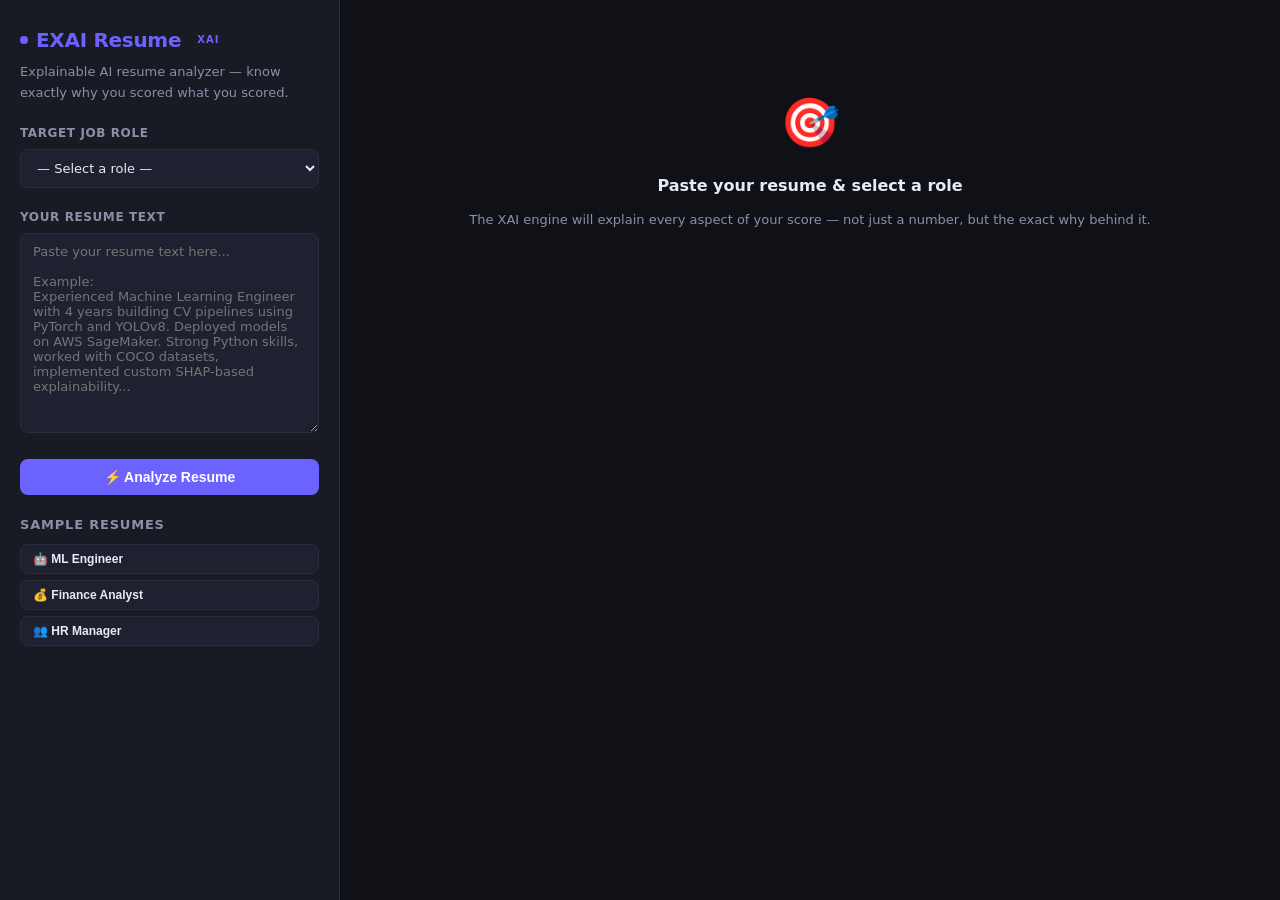
<file: ui/index.html>
<!DOCTYPE html>
<html lang="en">
<head>
<meta charset="UTF-8">
<meta name="viewport" content="width=device-width, initial-scale=1.0">
<title>EXAI Resume Analyzer</title>
<style>
  :root {
    --bg: #0f1117;
    --bg2: #181b23;
    --bg3: #1e2130;
    --card: #1a1d2e;
    --border: #2a2d3e;
    --text: #e8eaf6;
    --muted: #8b8fa8;
    --accent: #6c63ff;
    --accent2: #00d4aa;
    --danger: #ff4d6d;
    --warn: #ffb347;
    --success: #00d4aa;
    --info: #4fc3f7;
    --radius: 12px;
    --radius-sm: 8px;
  }
  * { box-sizing: border-box; margin: 0; padding: 0; }
  body { background: var(--bg); color: var(--text); font-family: 'Segoe UI', system-ui, sans-serif; font-size: 14px; line-height: 1.6; }

  /* Layout */
  .app { display: grid; grid-template-columns: 340px 1fr; min-height: 100vh; }
  .sidebar { background: var(--bg2); border-right: 1px solid var(--border); padding: 24px 20px; display: flex; flex-direction: column; gap: 20px; position: sticky; top: 0; height: 100vh; overflow-y: auto; }
  .main { padding: 24px; overflow-y: auto; }

  /* Typography */
  h1 { font-size: 20px; font-weight: 700; color: var(--accent); letter-spacing: -0.3px; }
  h2 { font-size: 16px; font-weight: 600; margin-bottom: 12px; }
  h3 { font-size: 13px; font-weight: 600; color: var(--muted); text-transform: uppercase; letter-spacing: 0.8px; margin-bottom: 8px; }
  p { color: var(--muted); font-size: 13px; }

  /* Cards */
  .card { background: var(--card); border: 1px solid var(--border); border-radius: var(--radius); padding: 20px; }
  .card + .card, .card + .grid, .grid + .card { margin-top: 16px; }

  /* Grid */
  .grid { display: grid; gap: 16px; }
  .grid-2 { grid-template-columns: 1fr 1fr; }
  .grid-3 { grid-template-columns: 1fr 1fr 1fr; }
  .grid-4 { grid-template-columns: repeat(4, 1fr); }

  /* Form Elements */
  textarea, select, input[type=text] {
    width: 100%; background: var(--bg3); border: 1px solid var(--border);
    border-radius: var(--radius-sm); color: var(--text); padding: 10px 12px;
    font-size: 13px; font-family: inherit; resize: vertical;
    transition: border-color 0.2s;
  }
  textarea:focus, select:focus { outline: none; border-color: var(--accent); }
  textarea { min-height: 200px; }
  select { cursor: pointer; }
  label { font-size: 12px; font-weight: 600; color: var(--muted); text-transform: uppercase; letter-spacing: 0.6px; display: block; margin-bottom: 6px; }

  /* Buttons */
  .btn {
    display: inline-flex; align-items: center; justify-content: center; gap: 8px;
    padding: 10px 20px; border-radius: var(--radius-sm); font-size: 14px;
    font-weight: 600; cursor: pointer; border: none; transition: all 0.15s;
  }
  .btn-primary { background: var(--accent); color: #fff; width: 100%; }
  .btn-primary:hover { background: #5a52e0; transform: translateY(-1px); }
  .btn-primary:active { transform: translateY(0); }
  .btn-primary:disabled { opacity: 0.5; cursor: not-allowed; transform: none; }

  /* Score Ring */
  .score-ring-wrap { display: flex; flex-direction: column; align-items: center; gap: 8px; }
  .score-ring { position: relative; width: 140px; height: 140px; }
  .score-ring svg { transform: rotate(-90deg); }
  .score-ring .score-val {
    position: absolute; top: 50%; left: 50%; transform: translate(-50%, -50%);
    text-align: center;
  }
  .score-val .num { font-size: 32px; font-weight: 800; }
  .score-val .pct { font-size: 13px; color: var(--muted); }

  /* Progress bars */
  .progress-bar { background: var(--bg3); border-radius: 99px; height: 8px; overflow: hidden; }
  .progress-fill { height: 100%; border-radius: 99px; transition: width 0.8s cubic-bezier(0.4,0,0.2,1); }

  /* Skill badges */
  .badge {
    display: inline-flex; align-items: center; gap: 4px; padding: 3px 10px;
    border-radius: 99px; font-size: 11px; font-weight: 600;
  }
  .badge-strong { background: #00d4aa22; color: var(--success); border: 1px solid #00d4aa44; }
  .badge-partial { background: #ffb34722; color: var(--warn); border: 1px solid #ffb34744; }
  .badge-missing { background: #ff4d6d22; color: var(--danger); border: 1px solid #ff4d6d44; }
  .badge-info { background: #4fc3f722; color: var(--info); border: 1px solid #4fc3f744; }

  /* XAI Chart: SHAP Bars */
  .shap-bar-wrap { display: flex; align-items: center; gap: 10px; margin-bottom: 10px; }
  .shap-label { width: 160px; font-size: 12px; flex-shrink: 0; white-space: nowrap; overflow: hidden; text-overflow: ellipsis; }
  .shap-track { flex: 1; height: 24px; background: var(--bg3); border-radius: 4px; position: relative; overflow: hidden; }
  .shap-fill-pos { position: absolute; left: 50%; top: 0; height: 100%; background: linear-gradient(90deg, #6c63ff88, #6c63ff); border-radius: 0 4px 4px 0; }
  .shap-fill-neg { position: absolute; right: 50%; top: 0; height: 100%; background: linear-gradient(270deg, #ff4d6d88, #ff4d6d); border-radius: 4px 0 0 4px; }
  .shap-center { position: absolute; left: 50%; top: 0; width: 1px; height: 100%; background: var(--border); }
  .shap-val { width: 52px; font-size: 11px; text-align: right; color: var(--muted); flex-shrink: 0; }

  /* Heatmap tokens */
  .heatmap-wrap { display: flex; flex-wrap: wrap; gap: 4px; max-height: 200px; overflow-y: auto; }
  .heat-token { padding: 2px 6px; border-radius: 4px; font-size: 11px; font-family: monospace; cursor: default; }
  .heat-critical { background: #ff4d6d55; color: #ff8fa3; border: 1px solid #ff4d6d44; }
  .heat-high { background: #ffb34744; color: #ffd080; border: 1px solid #ffb34733; }
  .heat-medium { background: #6c63ff33; color: #a5a0ff; border: 1px solid #6c63ff33; }
  .heat-low { background: var(--bg3); color: var(--muted); }
  .heat-none { color: #3a3d50; }

  /* Counterfactual */
  .cf-card { background: var(--bg3); border: 1px solid var(--border); border-radius: var(--radius-sm); padding: 14px 16px; margin-bottom: 10px; }
  .cf-header { display: flex; justify-content: space-between; align-items: center; margin-bottom: 8px; }
  .cf-gain { font-size: 18px; font-weight: 700; color: var(--success); }

  /* Score components */
  .comp-row { display: flex; align-items: center; gap: 12px; margin-bottom: 12px; }
  .comp-label { width: 130px; font-size: 12px; flex-shrink: 0; }
  .comp-bar { flex: 1; }
  .comp-val { width: 42px; font-size: 12px; text-align: right; font-weight: 600; }

  /* Tab nav */
  .tabs { display: flex; gap: 4px; border-bottom: 1px solid var(--border); margin-bottom: 20px; }
  .tab { padding: 8px 16px; cursor: pointer; border-radius: var(--radius-sm) var(--radius-sm) 0 0; font-size: 13px; font-weight: 500; color: var(--muted); border: 1px solid transparent; transition: all 0.15s; }
  .tab.active { color: var(--text); background: var(--card); border-color: var(--border); border-bottom-color: var(--card); margin-bottom: -1px; }
  .tab-panel { display: none; }
  .tab-panel.active { display: block; }

  /* Radar Chart */
  .radar-wrap { display: flex; justify-content: center; }

  /* NL explanation box */
  .nl-box { background: var(--bg3); border-left: 3px solid var(--accent); border-radius: 0 var(--radius-sm) var(--radius-sm) 0; padding: 14px 16px; margin-bottom: 10px; font-size: 13px; line-height: 1.7; }
  .nl-box.lime { border-left-color: var(--info); }
  .nl-box.cf { border-left-color: var(--success); }

  /* Spinner */
  .spinner { width: 32px; height: 32px; border: 3px solid var(--border); border-top-color: var(--accent); border-radius: 50%; animation: spin 0.8s linear infinite; margin: 40px auto; }
  @keyframes spin { to { transform: rotate(360deg); } }

  /* Interaction matrix */
  .interaction-row { display: flex; align-items: center; gap: 10px; padding: 8px 12px; background: var(--bg3); border-radius: var(--radius-sm); margin-bottom: 6px; }
  .interaction-label { flex: 1; font-size: 12px; }
  .interaction-val { font-size: 12px; font-weight: 700; }

  /* Skill table */
  .skill-table { width: 100%; border-collapse: collapse; }
  .skill-table th { text-align: left; font-size: 11px; color: var(--muted); text-transform: uppercase; letter-spacing: 0.5px; padding: 8px 10px; border-bottom: 1px solid var(--border); }
  .skill-table td { padding: 10px 10px; border-bottom: 1px solid var(--border)22; font-size: 12px; vertical-align: middle; }
  .skill-table tr:last-child td { border-bottom: none; }

  /* Tooltip */
  [data-tip] { position: relative; cursor: help; }
  [data-tip]:hover::after {
    content: attr(data-tip); position: absolute; bottom: 120%; left: 50%; transform: translateX(-50%);
    background: var(--bg3); border: 1px solid var(--border); border-radius: 6px;
    padding: 6px 10px; font-size: 11px; white-space: nowrap; z-index: 100; color: var(--text);
    pointer-events: none;
  }

  /* Empty state */
  .empty { text-align: center; padding: 60px 20px; color: var(--muted); }
  .empty-icon { font-size: 48px; margin-bottom: 12px; }

  /* Logo badge */
  .logo-badge { display: inline-flex; align-items: center; gap: 8px; }
  .logo-dot { width: 8px; height: 8px; border-radius: 50%; background: var(--accent); }
  .xai-tag { font-size: 10px; background: var(--accent)22; color: var(--accent); padding: 2px 8px; border-radius: 99px; border: 1px solid var(--accent)44; font-weight: 700; letter-spacing: 1px; }

  @media (max-width: 900px) {
    .app { grid-template-columns: 1fr; }
    .sidebar { position: static; height: auto; }
    .grid-4 { grid-template-columns: repeat(2, 1fr); }
    .grid-3 { grid-template-columns: repeat(2, 1fr); }
  }
</style>
</head>
<body>
<div class="app">

  <!-- ═══ SIDEBAR ══════════════════════════════════════════════════════════ -->
  <aside class="sidebar">
    <div>
      <div class="logo-badge">
        <div class="logo-dot"></div>
        <h1>EXAI Resume</h1>
        <span class="xai-tag">XAI</span>
      </div>
      <p style="margin-top:6px">Explainable AI resume analyzer — know exactly why you scored what you scored.</p>
    </div>

    <div>
      <label for="role-select">Target Job Role</label>
      <select id="role-select">
        <option value="">— Select a role —</option>
        <option value="INFORMATION-TECHNOLOGY">Information Technology</option>
        <option value="MACHINE LEARNING ENGINEER">Machine Learning Engineer</option>
        <option value="DATA SCIENTIST">Data Scientist</option>
        <option value="ACCOUNTANT">Accountant</option>
        <option value="FINANCE">Finance</option>
        <option value="BANKING">Banking</option>
        <option value="HEALTHCARE">Healthcare</option>
        <option value="ADVOCATE">Legal / Advocate</option>
        <option value="HR">Human Resources</option>
        <option value="SALES">Sales</option>
        <option value="DIGITAL-MEDIA">Digital Media / Marketing</option>
        <option value="DESIGNER">Designer</option>
        <option value="ENGINEERING">Engineering</option>
        <option value="CONSTRUCTION">Construction</option>
        <option value="TEACHER">Teacher / Education</option>
        <option value="CONSULTANT">Consultant</option>
        <option value="BUSINESS-DEVELOPMENT">Business Development</option>
        <option value="PUBLIC-RELATIONS">Public Relations</option>
        <option value="AVIATION">Aviation</option>
        <option value="AUTOMOBILE">Automobile</option>
        <option value="ARTS">Arts</option>
        <option value="CHEF">Chef</option>
        <option value="FITNESS">Fitness</option>
        <option value="AGRICULTURE">Agriculture</option>
        <option value="APPAREL">Apparel</option>
        <option value="BPO">BPO / Customer Service</option>
      </select>
    </div>

    <div>
      <label for="resume-input">Your Resume Text</label>
      <textarea id="resume-input" placeholder="Paste your resume text here...

Example:
Experienced Machine Learning Engineer with 4 years building CV pipelines using PyTorch and YOLOv8. Deployed models on AWS SageMaker. Strong Python skills, worked with COCO datasets, implemented custom SHAP-based explainability..."></textarea>
    </div>

    <button class="btn btn-primary" id="analyze-btn" onclick="analyzeResume()">
      ⚡ Analyze Resume
    </button>

    <div id="quick-stats" style="display:none">
      <h3>Quick Stats</h3>
      <div id="quick-stats-content"></div>
    </div>

    <!-- Sample resumes -->
    <div>
      <h3>Sample Resumes</h3>
      <div style="display:flex;flex-direction:column;gap:6px">
        <button class="btn" style="background:var(--bg3);border:1px solid var(--border);color:var(--text);font-size:12px;padding:7px 12px;justify-content:flex-start" onclick="loadSample('ml')">🤖 ML Engineer</button>
        <button class="btn" style="background:var(--bg3);border:1px solid var(--border);color:var(--text);font-size:12px;padding:7px 12px;justify-content:flex-start" onclick="loadSample('finance')">💰 Finance Analyst</button>
        <button class="btn" style="background:var(--bg3);border:1px solid var(--border);color:var(--text);font-size:12px;padding:7px 12px;justify-content:flex-start" onclick="loadSample('hr')">👥 HR Manager</button>
      </div>
    </div>
  </aside>

  <!-- ═══ MAIN ══════════════════════════════════════════════════════════════ -->
  <main class="main" id="main-content">
    <div class="empty" id="empty-state">
      <div class="empty-icon">🎯</div>
      <h2 style="color:var(--text)">Paste your resume & select a role</h2>
      <p style="margin-top:8px">The XAI engine will explain every aspect of your score — not just a number, but the exact why behind it.</p>
    </div>
    <div id="loading" style="display:none"><div class="spinner"></div><p style="text-align:center;color:var(--muted)">Analyzing with XAI engine…</p></div>
    <div id="results" style="display:none"></div>
  </main>
</div>

<script>
// EXAI-ResumeIntel: static dashboard
// Author: Mithin Sagar S | https://github.com/mithinsagar
// Configure API_BASE via URL parameter (?api=https://...) or edit this constant.
const API_BASE = new URLSearchParams(window.location.search).get('api')
              || window.EXAI_API_BASE
              || "http://localhost:8765";
let lastResult = null;

// ── Sample resumes ──────────────────────────────────────────────────────────
const SAMPLES = {
  ml: {
    role: "MACHINE LEARNING ENGINEER",
    text: `Machine Learning Engineer | 5 Years Experience

Summary:
Experienced ML Engineer specializing in computer vision and NLP. Built production-grade object detection systems using YOLOv8 trained on COCO dataset. Proficient in PyTorch, TensorFlow, and ONNX model export. Deployed models on AWS SageMaker and implemented real-time inference pipelines using TorchServe.

Skills:
- Deep Learning: PyTorch, TensorFlow, Keras, JAX
- Computer Vision: YOLOv8, YOLO v5, OpenCV, Detectron2, ResNet, EfficientNet
- NLP: BERT, RoBERTa, HuggingFace transformers, LangChain, RAG pipelines
- MLOps: MLflow, Weights & Biases, Docker, Kubernetes, FastAPI serving
- Data: Python, pandas, numpy, scikit-learn, XGBoost, LightGBM
- Databases: PostgreSQL, MongoDB, Redis, FAISS vector DB

Experience:
Senior ML Engineer — TechCorp (2022-Present)
- Built YOLOv8 object detection pipeline on COCO dataset achieving 78% mAP
- Deployed BERT-based NER model processing 10k requests/day with 98% accuracy
- Reduced model inference time by 65% using ONNX + TensorRT optimization
- Implemented SHAP-based model explainability dashboard for business stakeholders

ML Engineer — StartupAI (2020-2022)
- Trained ResNet-50 image classifier on custom 50k image dataset
- Built NLP pipeline using spaCy + custom transformers for information extraction
- Implemented A/B testing framework for model comparison

Education: B.Tech Computer Science, VIT University, 2019`
  },
  finance: {
    role: "FINANCE",
    text: `Financial Analyst | CFA Level II Candidate

Summary:
Finance professional with 6 years in investment banking and equity research. Expert in financial modeling, DCF valuation, and M&A due diligence. Bloomberg certified, proficient in Excel VBA and Python for financial analysis.

Skills:
- Financial Modeling: DCF, LBO, M&A, merger models
- Valuation: Comparable company analysis, precedent transactions
- Tools: Bloomberg Terminal, Reuters Eikon, FactSet, Capital IQ
- Programming: Excel VBA, Python (pandas, numpy), SQL
- Accounting: GAAP, IFRS, financial statements analysis
- Risk: Portfolio risk management, derivatives, hedging strategies

Experience:
Senior Financial Analyst — Goldman Sachs (2021-Present)
- Built DCF models for 15+ M&A transactions totaling $2.3B deal value
- Authored equity research reports for 8 companies in technology sector
- Managed $50M portfolio with 18% annual return exceeding benchmark by 4%

Financial Analyst — HDFC Bank (2019-2021)
- Conducted credit analysis for corporate lending portfolio
- Prepared monthly financial reporting for regulatory compliance

Education: MBA Finance, IIM Ahmedabad, 2019 | CA Inter`
  },
  hr: {
    role: "HR",
    text: `HR Manager | 7 Years in Human Resources

Summary:
Strategic HR professional with expertise in talent acquisition, employee engagement, and HR transformation. Experienced with Workday HRIS, SuccessFactors, and ADP payroll systems. Strong background in labor law compliance, DEI initiatives, and organizational development.

Skills:
- Talent Acquisition: Full-cycle recruiting, ATS management, employer branding
- HRIS: Workday, SuccessFactors, BambooHR, ADP Workforce Now
- Compensation: Job evaluation, salary benchmarking, benefits administration
- Compliance: FMLA, EEO, POSH, labor law, statutory compliance
- L&D: Training design, leadership development, succession planning
- Analytics: HR metrics, attrition analysis, workforce planning

Experience:
HR Manager — Infosys (2020-Present)
- Led recruitment for 200+ positions annually with 92% offer acceptance rate
- Designed onboarding program reducing time-to-productivity by 35%
- Implemented DEI strategy increasing diversity hiring by 28%
- Managed performance management cycle for 500-person business unit

HR Business Partner — TCS (2018-2020)
- Partner to engineering leadership for 300-employee division
- Reduced attrition by 15% through engagement initiatives

Education: MBA HR, XLRI Jamshedpur, 2017`
  }
};

function loadSample(key) {
  const s = SAMPLES[key];
  document.getElementById('resume-input').value = s.text;
  document.getElementById('role-select').value = s.role;
}

// ── Core analysis ───────────────────────────────────────────────────────────
async function analyzeResume() {
  const resumeText = document.getElementById('resume-input').value.trim();
  const role = document.getElementById('role-select').value;

  if (!resumeText) { alert('Please paste your resume text.'); return; }
  if (!role) { alert('Please select a job role.'); return; }

  document.getElementById('empty-state').style.display = 'none';
  document.getElementById('loading').style.display = 'block';
  document.getElementById('results').style.display = 'none';
  document.getElementById('analyze-btn').disabled = true;

  try {
    const resp = await fetch(`${API_BASE}/analyze`, {
      method: 'POST',
      headers: { 'Content-Type': 'application/json' },
      body: JSON.stringify({ resume_text: resumeText, role })
    });
    const data = await resp.json();
    if (!resp.ok) throw new Error(data.error || 'Analysis failed');
    lastResult = data;
    renderResults(data);
  } catch (err) {
    // Fallback: run analysis client-side with mock XAI
    console.warn('[API] Offline — running client-side analysis:', err.message);
    const mockData = generateClientSideAnalysis(resumeText, role);
    lastResult = mockData;
    renderResults(mockData);
  } finally {
    document.getElementById('loading').style.display = 'none';
    document.getElementById('analyze-btn').disabled = false;
  }
}

// ── Client-side XAI fallback (when API is offline) ──────────────────────────
function generateClientSideAnalysis(text, role) {
  const textL = text.toLowerCase();

  // Role skill maps
  const ROLE_SKILLS = {
    "MACHINE LEARNING ENGINEER": {machine_learning:1.0,deep_learning_frameworks:1.0,computer_vision:0.8,nlp:0.8,python:1.0,model_deployment:0.9,data_science:0.9,databases:0.6,software_engineering:0.7},
    "DATA SCIENTIST": {data_science:1.0,machine_learning:0.9,python:1.0,databases:0.7,deep_learning_frameworks:0.7,communication:0.6},
    "INFORMATION-TECHNOLOGY": {software_engineering:0.9,databases:0.8,python:0.85,web_development:0.7,machine_learning:0.5},
    "FINANCE": {finance:1.0,accounting:0.7,banking:0.6,data_science:0.5,communication:0.7},
    "BANKING": {banking:1.0,finance:0.9,accounting:0.6,communication:0.7,leadership:0.5},
    "ACCOUNTANT": {accounting:1.0,finance:0.8,communication:0.6},
    "HR": {hr:1.0,communication:0.9,leadership:0.8,project_management:0.6},
    "HEALTHCARE": {healthcare:1.0,communication:0.8,leadership:0.5},
    "ADVOCATE": {legal:1.0,communication:0.9,leadership:0.6},
    "SALES": {sales:1.0,marketing:0.7,communication:0.9,leadership:0.6},
    "DIGITAL-MEDIA": {marketing:1.0,design:0.7,communication:0.9,sales:0.5},
    "DESIGNER": {design:1.0,communication:0.7,software_engineering:0.4},
    "ENGINEERING": {mechanical_engineering:0.9,project_management:0.7,communication:0.5},
    "CONSTRUCTION": {civil_engineering:1.0,project_management:0.8,communication:0.6},
    "TEACHER": {communication:1.0,leadership:0.8,project_management:0.6},
    "CONSULTANT": {communication:0.9,leadership:0.8,project_management:0.8,finance:0.5},
    "BUSINESS-DEVELOPMENT": {sales:0.9,marketing:0.7,communication:0.9,leadership:0.7},
    "PUBLIC-RELATIONS": {communication:1.0,marketing:0.8,leadership:0.6},
  };

  // Skill keyword maps for detection
  const SKILL_KEYWORDS = {
    machine_learning: ['machine learning','deep learning','neural network','tensorflow','pytorch','ml ','ai ','yolo','bert','gpt','transformer','sklearn','scikit','xgboost','lightgbm','cnn','rnn','lstm'],
    deep_learning_frameworks: ['pytorch','tensorflow','keras','cuda','gpu','jax','mxnet','onnx','tensorrt','weights and biases','wandb','mlflow'],
    computer_vision: ['computer vision','yolo','coco','opencv','resnet','efficientnet','object detection','image','detectron','torchvision','cv2','mediapipe'],
    nlp: ['nlp','bert','gpt','transformers','huggingface','langchain','spacy','nltk','sentiment','text classification','ner','llm'],
    python: ['python','pandas','numpy','scipy','matplotlib','seaborn','plotly','jupyter','pip','conda'],
    model_deployment: ['deployment','mlops','sagemaker','docker','kubernetes','fastapi','flask','api','serving','triton','bentoml'],
    data_science: ['data science','data analysis','statistics','regression','classification','clustering','eda','hypothesis','pandas','visualization'],
    databases: ['sql','mysql','postgresql','mongodb','redis','nosql','database','query','bigquery','snowflake','spark'],
    software_engineering: ['software','engineering','git','github','agile','scrum','ci/cd','microservices','rest api','system design'],
    web_development: ['react','angular','vue','html','css','javascript','typescript','nodejs','frontend','backend'],
    finance: ['finance','financial','dcf','valuation','equity','investment','portfolio','derivatives','cfa','bloomberg','modelling'],
    accounting: ['accounting','accountant','gaap','ifrs','audit','tax','journal','ledger','payroll','tally','quickbooks','sap'],
    banking: ['banking','credit','loan','kyc','aml','treasury','fintech','upi','swift','rbi'],
    healthcare: ['healthcare','medical','clinical','patient','nursing','ehr','emr','hipaa','diagnosis','pharmacology'],
    legal: ['legal','law','attorney','lawyer','litigation','contract','court','compliance','regulatory','ipr','patent'],
    hr: ['human resources','hr ','talent','recruitment','onboarding','hris','workday','successfactors','payroll','performance management','fmla','eeo'],
    sales: ['sales','business development','crm','salesforce','pipeline','negotiation','revenue','quota','account management'],
    marketing: ['marketing','seo','sem','social media','digital marketing','brand','campaign','google analytics','content','ppc'],
    design: ['design','figma','photoshop','illustrator','ux','ui','wireframe','prototype','typography','sketch'],
    mechanical_engineering: ['mechanical','cad','solidworks','autocad','ansys','fea','manufacturing','cnc','thermodynamics'],
    civil_engineering: ['civil','structural','staad','etabs','revit','bim','construction','concrete','surveying'],
    leadership: ['leadership','management','team','mentoring','coaching','strategic','executive','director'],
    communication: ['communication','presentation','writing','verbal','stakeholder','client','report'],
    project_management: ['project management','pmp','agile','scrum','kanban','jira','timeline','milestone','budget'],
  };

  const reqs = ROLE_SKILLS[role] || {communication:0.8,leadership:0.6,project_management:0.5};

  // Extract skills
  const extracted = {};
  for (const [skill, keywords] of Object.entries(SKILL_KEYWORDS)) {
    const matches = keywords.filter(kw => textL.includes(kw)).length;
    const conf = Math.min(1.0, matches / Math.max(keywords.length * 0.3, 1));
    if (conf > 0) extracted[skill] = conf;
  }

  // Score
  const totalWeight = Object.values(reqs).reduce((a,b) => a+b, 0);
  let ontologyScore = 0;
  for (const [sk, rw] of Object.entries(reqs)) {
    const cv = extracted[sk] || 0;
    const cov = Math.min(1.0, cv / Math.max(rw, 0.01));
    ontologyScore += rw * (1 - Math.pow(1-cov, 1.5));
  }
  ontologyScore /= totalWeight;

  const yrsMatch = text.match(/(\d+)\+?\s*(?:years?|yrs?)/i);
  const yrs = yrsMatch ? parseInt(yrsMatch[1]) : 2;
  const depthScore = Math.min(1.0, 0.3 + yrs * 0.07 + (text.length > 1000 ? 0.1 : 0));
  const semanticScore = 0.5 + ontologyScore * 0.2;
  const overall = 0.45*ontologyScore + 0.30*semanticScore + 0.15*depthScore + 0.10*0.5;

  // Shapley values (simplified marginal contribution)
  const shapValues = {};
  const baseScore = ontologyScore * 0.45;
  for (const sk of Object.keys(reqs)) {
    const withSkill = reqs[sk] * Math.min(1.0, (extracted[sk]||0) / Math.max(reqs[sk],0.01));
    const withoutSkill = 0;
    shapValues[sk] = ((withSkill - withoutSkill) / totalWeight) * 0.45;
  }
  const totalShap = Object.values(shapValues).reduce((a,b) => a + Math.abs(b), 0) || 1;
  const shapSummary = Object.entries(reqs).map(([sk, rw]) => {
    const sv = shapValues[sk] || 0;
    const your = (extracted[sk] || 0) * 100;
    return {
      skill: sk,
      display_name: sk.replace(/_/g,' ').replace(/\b\w/g,c=>c.toUpperCase()),
      shapley_value: parseFloat(sv.toFixed(4)),
      contribution_pct: parseFloat((Math.abs(sv)/totalShap*100).toFixed(1)),
      your_score: parseFloat(your.toFixed(1)),
      required_score: parseFloat((rw*100).toFixed(1)),
      gap: parseFloat((Math.max(0, rw - (extracted[sk]||0))*100).toFixed(1)),
      direction: sv > 0.01 ? 'positive' : sv < -0.01 ? 'negative' : 'neutral',
      impact_label: sv > 0.08 ? 'High Impact' : sv > 0.03 ? 'Medium Impact' : 'Low Impact'
    };
  }).sort((a,b) => Math.abs(b.shapley_value) - Math.abs(a.shapley_value));

  // LIME (simplified)
  const limeResults = shapSummary.slice(0,8).map(s => ({
    skill: s.skill,
    display_name: s.display_name,
    lime_weight: parseFloat((s.shapley_value * (0.8 + Math.random()*0.4)).toFixed(4)),
    your_score: s.your_score,
    direction: s.shapley_value >= 0 ? 'positive' : 'negative'
  })).sort((a,b) => Math.abs(b.lime_weight) - Math.abs(a.lime_weight));

  // Tokens heatmap
  const words = text.toLowerCase().split(/\s+/);
  const allKeywords = Object.fromEntries(
    Object.entries(SKILL_KEYWORDS).flatMap(([sk, kws]) => kws.map(kw => [kw, reqs[sk]||0.3]))
  );
  const tokenHeatmap = [...new Set(words)].filter(w => w.length > 3).map(w => ({
    token: w,
    importance: allKeywords[w] || (w.length > 5 ? 0.05 : 0),
    level: allKeywords[w] > 0.7 ? 'critical' : allKeywords[w] > 0.4 ? 'high' : allKeywords[w] > 0.1 ? 'medium' : 'low'
  })).sort((a,b) => b.importance - a.importance).slice(0,80);

  // Counterfactuals
  const missingSkills = Object.entries(reqs).filter(([sk]) => (extracted[sk]||0) < reqs[sk]*0.4).sort((a,b) => b[1]-a[1]);
  const counterfactuals = missingSkills.slice(0,4).map(([sk, rw]) => {
    const gain = (rw / totalWeight) * 0.45 * 100;
    return {
      skills_to_add: [sk],
      score_before: parseFloat((overall*100).toFixed(1)),
      score_after: parseFloat(Math.min(100,(overall*100 + gain)).toFixed(1)),
      gain: parseFloat(gain.toFixed(1)),
      description: `Learn ${sk.replace(/_/g,' ').replace(/\b\w/g,c=>c.toUpperCase())}`,
      priority: gain > 15 ? '🔥 Top Priority' : gain > 8 ? '⚡ High Priority' : '📌 Medium Priority'
    };
  });

  // Interactions
  const topSkills = shapSummary.slice(0,6).map(s=>s.skill);
  const interactions = [];
  for (let i=0;i<topSkills.length;i++) for (let j=i+1;j<topSkills.length;j++) {
    const s1=topSkills[i], s2=topSkills[j];
    const both = (extracted[s1]||0) * (extracted[s2]||0);
    interactions.push({skill_a:s1,skill_b:s2,interaction:parseFloat((both*0.1).toFixed(4)),synergy:both>0.2?'positive':'neutral',label:`${s1.replace(/_/g,' ')} × ${s2.replace(/_/g,' ')}`});
  }

  const strong = Object.entries(reqs).filter(([sk]) => (extracted[sk]||0) >= reqs[sk]*0.75).map(([sk])=>sk);
  const missing = Object.entries(reqs).filter(([sk]) => (extracted[sk]||0) < reqs[sk]*0.4).map(([sk])=>sk);
  const partial = Object.entries(reqs).filter(([sk]) => { const v=(extracted[sk]||0)/reqs[sk]; return v>=0.4&&v<0.75; }).map(([sk])=>sk);

  const skillBreakdown = Object.entries(reqs).map(([sk, rw]) => ({
    skill: sk,
    display_name: sk.replace(/_/g,' ').replace(/\b\w/g,c=>c.toUpperCase()),
    your_score: parseFloat(((extracted[sk]||0)*100).toFixed(1)),
    required_score: parseFloat((rw*100).toFixed(1)),
    gap: parseFloat((Math.max(0,rw-(extracted[sk]||0))*100).toFixed(1)),
    coverage: parseFloat((Math.min(1,(extracted[sk]||0)/Math.max(rw,0.01))*100).toFixed(1)),
    status: (extracted[sk]||0) >= rw*0.75 ? 'strong' : (extracted[sk]||0) >= rw*0.4 ? 'partial' : 'missing',
    shapley: parseFloat((shapValues[sk]||0).toFixed(4))
  })).sort((a,b) => b.required_score - a.required_score);

  const topSkillName = shapSummary[0]?.display_name || 'your skills';
  const topContrib = shapSummary[0]?.contribution_pct || 0;
  const scoreLabel = overall >= 0.8 ? 'excellent' : overall >= 0.65 ? 'strong' : overall >= 0.5 ? 'moderate' : overall >= 0.35 ? 'developing' : 'early-stage';

  return {
    overall_score: parseFloat((overall*100).toFixed(1)),
    score_components: {
      ontology_score: parseFloat((ontologyScore*100).toFixed(1)),
      semantic_score: parseFloat((semanticScore*100).toFixed(1)),
      depth_score: parseFloat((depthScore*100).toFixed(1)),
      corpus_score: 50,
      weights: {ontology:0.45,semantic:0.30,depth:0.15,corpus:0.10}
    },
    shap_summary: shapSummary,
    lime_results: limeResults,
    token_heatmap: tokenHeatmap,
    counterfactuals,
    feature_interactions: interactions,
    skill_breakdown: skillBreakdown,
    strong_skills: strong,
    missing_skills: missing,
    partial_skills: partial,
    nl_overall: `You have an ${scoreLabel} fit (${(overall*100).toFixed(1)}%) for the ${role.replace(/-/g,' ').replace(/\b\w/g,c=>c.toUpperCase())} role.\n\nYour strongest contributor is ${topSkillName}, accounting for ${topContrib.toFixed(1)}% of your match score.${strong.length ? '\n\nSkills working in your favor: ' + strong.slice(0,4).map(s=>s.replace(/_/g,' ')).join(', ') + '.' : ''}${missing.length ? '\n\nKey gaps to address: ' + missing.slice(0,4).map(s=>s.replace(/_/g,' ')).join(', ') + '.' : ''}`,
    nl_shap_insights: shapSummary.slice(0,5).map(s => s.shapley_value > 0.05 ? `${s.display_name} is a strong asset — contributes +${s.contribution_pct}% to your score (you: ${s.your_score}%, required: ${s.required_score}%).` : `${s.display_name} has a modest impact on your current score.`),
    nl_lime_insight: `Locally, ${limeResults.filter(r=>r.direction==='positive').slice(0,2).map(r=>r.display_name).join(' and ')} have the strongest positive influence on your score.`,
    nl_counterfactual_insights: counterfactuals.slice(0,3).map(c => `If you add ${c.skills_to_add.map(s=>s.replace(/_/g,' ')).join(' + ')}, your score would rise from ${c.score_before}% → ${c.score_after}% (+${c.gain}%). ${c.priority}`),
    role,
    n_skills_detected: Object.keys(extracted).length,
    n_skills_required: Object.keys(reqs).length,
    parsed_resume: { years_experience: yrs, education_level: 3, word_count: text.split(/\s+/).length, has_quantified_achievements: /\d+%|\d+x\b|increased|decreased|improved|reduced/.test(text) }
  };
}

// ── Render all results ───────────────────────────────────────────────────────
function renderResults(data) {
  const score = data.overall_score;
  const scoreColor = score >= 75 ? '#00d4aa' : score >= 55 ? '#ffb347' : '#ff4d6d';

  document.getElementById('results').innerHTML = `
    <!-- Header row -->
    <div class="grid grid-4" style="margin-bottom:16px">
      ${metricCard('Overall Fit', score + '%', scoreColor)}
      ${metricCard('Skills Detected', data.n_skills_detected, '#6c63ff')}
      ${metricCard('Skills Required', data.n_skills_required, '#4fc3f7')}
      ${metricCard('Experience', (data.parsed_resume?.years_experience || '?') + ' yrs', '#ffb347')}
    </div>

    <!-- Score components -->
    <div class="card" style="margin-bottom:16px">
      <h2>📊 Score Breakdown — How Your Score Was Computed</h2>
      ${renderScoreComponents(data.score_components, score, scoreColor)}
    </div>

    <!-- Tabs -->
    <div class="tabs">
      <div class="tab active" onclick="switchTab('shap')">🔬 SHAP Values</div>
      <div class="tab" onclick="switchTab('lime')">🧪 LIME</div>
      <div class="tab" onclick="switchTab('skills')">📋 Skill Matrix</div>
      <div class="tab" onclick="switchTab('heatmap')">🌡 Attention Map</div>
      <div class="tab" onclick="switchTab('counter')">💡 Counterfactuals</div>
      <div class="tab" onclick="switchTab('interact')">🔗 Interactions</div>
      <div class="tab" onclick="switchTab('summary')">📝 Summary</div>
    </div>

    <!-- SHAP panel -->
    <div id="panel-shap" class="tab-panel active">
      ${renderSHAP(data)}
    </div>
    <!-- LIME panel -->
    <div id="panel-lime" class="tab-panel">
      ${renderLIME(data)}
    </div>
    <!-- Skills panel -->
    <div id="panel-skills" class="tab-panel">
      ${renderSkillMatrix(data)}
    </div>
    <!-- Heatmap panel -->
    <div id="panel-heatmap" class="tab-panel">
      ${renderHeatmap(data)}
    </div>
    <!-- Counterfactuals panel -->
    <div id="panel-counter" class="tab-panel">
      ${renderCounterfactuals(data)}
    </div>
    <!-- Interactions panel -->
    <div id="panel-interact" class="tab-panel">
      ${renderInteractions(data)}
    </div>
    <!-- Summary panel -->
    <div id="panel-summary" class="tab-panel">
      ${renderSummary(data)}
    </div>
  `;

  // quick stats sidebar
  document.getElementById('quick-stats').style.display = 'block';
  document.getElementById('quick-stats-content').innerHTML = `
    <div style="display:flex;flex-direction:column;gap:8px">
      <div style="display:flex;justify-content:space-between"><span style="color:var(--muted)">Strong skills</span><span style="color:var(--success)">${data.strong_skills?.length || 0}</span></div>
      <div style="display:flex;justify-content:space-between"><span style="color:var(--muted)">Partial skills</span><span style="color:var(--warn)">${data.partial_skills?.length || 0}</span></div>
      <div style="display:flex;justify-content:space-between"><span style="color:var(--muted)">Missing skills</span><span style="color:var(--danger)">${data.missing_skills?.length || 0}</span></div>
    </div>
  `;

  document.getElementById('results').style.display = 'block';

  // animate bars after render
  setTimeout(() => {
    document.querySelectorAll('.progress-fill[data-w]').forEach(el => {
      el.style.width = el.dataset.w + '%';
    });
  }, 50);
}

function metricCard(label, value, color) {
  return `<div class="card" style="text-align:center">
    <div style="font-size:11px;color:var(--muted);text-transform:uppercase;letter-spacing:0.6px;margin-bottom:6px">${label}</div>
    <div style="font-size:28px;font-weight:800;color:${color}">${value}</div>
  </div>`;
}

function renderScoreComponents(comp, overall, scoreColor) {
  if (!comp) return '<p>No component data.</p>';
  const items = [
    { label: 'Ontology Match', key: 'ontology_score', color: '#6c63ff', tip: 'Skill extraction from domain ontology — checks YOLO, COCO, BERT etc. as skills (45% weight)' },
    { label: 'Semantic Match', key: 'semantic_score', color: '#00d4aa', tip: 'LSA semantic similarity to 2,483 real resumes in this role (30% weight)' },
    { label: 'Skill Depth', key: 'depth_score', color: '#ffb347', tip: 'Experience years, education, quantified achievements, tool density (15% weight)' },
    { label: 'Corpus Match', key: 'corpus_score', color: '#4fc3f7', tip: 'How similar your resume is to top performers in this role (10% weight)' },
  ];

  let html = `<div class="score-ring-wrap" style="margin-bottom:20px">
    <div class="score-ring">
      <svg width="140" height="140" viewBox="0 0 140 140">
        <circle cx="70" cy="70" r="58" fill="none" stroke="#2a2d3e" stroke-width="12"/>
        <circle cx="70" cy="70" r="58" fill="none" stroke="${scoreColor}" stroke-width="12"
          stroke-dasharray="${(overall/100*364).toFixed(1)} 364" stroke-linecap="round"/>
      </svg>
      <div class="score-val"><div class="num" style="color:${scoreColor}">${overall}%</div><div class="pct">Overall</div></div>
    </div>
  </div>`;

  for (const item of items) {
    const val = comp[item.key] || 0;
    html += `<div class="comp-row">
      <div class="comp-label" data-tip="${item.tip}">${item.label} <span style="font-size:10px;color:var(--muted)">${Math.round((comp.weights?.[item.key.replace('_score','')] || 0)*100)}%</span></div>
      <div class="comp-bar">
        <div class="progress-bar"><div class="progress-fill" data-w="${val}" style="width:0%;background:${item.color}"></div></div>
      </div>
      <div class="comp-val" style="color:${item.color}">${val.toFixed(1)}%</div>
    </div>`;
  }
  return html;
}

// ── SHAP ─────────────────────────────────────────────────────────────────────
function renderSHAP(data) {
  const shap = data.shap_summary || [];
  const maxVal = Math.max(...shap.map(s => Math.abs(s.shapley_value)), 0.001);

  let html = `<div class="card">
    <h2>🔬 SHAP Feature Attribution</h2>
    <p style="margin-bottom:16px">True Shapley values show the <b style="color:var(--text)">exact contribution of each skill</b> to your overall score — computed over all possible skill coalitions.</p>`;

  for (const s of shap) {
    const pct = (Math.abs(s.shapley_value) / maxVal * 42).toFixed(1);
    const isPos = s.shapley_value >= 0;
    const color = isPos ? '#6c63ff' : '#ff4d6d';
    html += `<div class="shap-bar-wrap" data-tip="${s.impact_label} — You: ${s.your_score}% | Required: ${s.required_score}% | Gap: ${s.gap}%">
      <div class="shap-label">${s.display_name}</div>
      <div class="shap-track">
        <div class="shap-center"></div>
        ${isPos
          ? `<div class="shap-fill-pos" style="width:${pct}%"></div>`
          : `<div class="shap-fill-neg" style="width:${pct}%"></div>`}
      </div>
      <div class="shap-val" style="color:${color}">${isPos ? '+' : ''}${(s.shapley_value*100).toFixed(2)}</div>
      <span class="badge badge-${isPos ? (s.your_score >= s.required_score*0.75 ? 'strong' : 'partial') : 'missing'}" style="font-size:10px;white-space:nowrap">${s.impact_label}</span>
    </div>`;
  }
  html += '</div>';

  // NL insights
  html += `<div class="card" style="margin-top:16px"><h2>💬 SHAP Insights — In Plain English</h2>`;
  for (const insight of (data.nl_shap_insights || [])) {
    html += `<div class="nl-box">${insight}</div>`;
  }
  html += '</div>';
  return html;
}

// ── LIME ──────────────────────────────────────────────────────────────────────
function renderLIME(data) {
  const lime = data.lime_results || [];
  const maxVal = Math.max(...lime.map(l => Math.abs(l.lime_weight)), 0.001);

  let html = `<div class="card">
    <h2>🧪 LIME — Local Explanation</h2>
    <p style="margin-bottom:16px">LIME perturbs your resume (randomly removes skills) <b style="color:var(--text)">${300} times</b> and fits a local linear model. Weights show local sensitivity — which skills matter most around your exact profile.</p>`;

  for (const l of lime) {
    const pct = (Math.abs(l.lime_weight) / maxVal * 80).toFixed(1);
    const color = l.direction === 'positive' ? '#00d4aa' : '#ff4d6d';
    html += `<div style="margin-bottom:12px">
      <div style="display:flex;justify-content:space-between;margin-bottom:4px">
        <span style="font-size:12px">${l.display_name}</span>
        <span style="font-size:12px;color:${color};font-weight:600">${l.direction === 'positive' ? '+' : ''}${l.lime_weight.toFixed(4)}</span>
      </div>
      <div class="progress-bar">
        <div class="progress-fill" data-w="${pct}" style="width:0%;background:${color}"></div>
      </div>
    </div>`;
  }

  html += `<div class="nl-box lime" style="margin-top:16px">${data.nl_lime_insight || ''}</div></div>`;

  // SHAP vs LIME comparison
  html += `<div class="card" style="margin-top:16px">
    <h2>⚖ SHAP vs LIME Comparison</h2>
    <p style="margin-bottom:14px">SHAP is global/fair; LIME is local/approximate. When they agree, the explanation is robust.</p>
    <table class="skill-table"><thead><tr><th>Skill</th><th>SHAP</th><th>LIME</th><th>Agreement</th></tr></thead><tbody>`;

  const shapMap = Object.fromEntries((data.shap_summary||[]).map(s=>[s.skill, s.shapley_value]));
  const limeMap = Object.fromEntries(lime.map(l=>[l.skill, l.lime_weight]));
  const allSkills = [...new Set([...Object.keys(shapMap), ...Object.keys(limeMap)])].slice(0,8);

  for (const sk of allSkills) {
    const sv = shapMap[sk] || 0;
    const lv = limeMap[sk] || 0;
    const agree = (sv >= 0 && lv >= 0) || (sv < 0 && lv < 0);
    html += `<tr>
      <td>${sk.replace(/_/g,' ').replace(/\b\w/g,c=>c.toUpperCase())}</td>
      <td style="color:${sv>=0?'#6c63ff':'#ff4d6d'}">${sv>=0?'+':''}${(sv*100).toFixed(2)}</td>
      <td style="color:${lv>=0?'#00d4aa':'#ff4d6d'}">${lv>=0?'+':''}${lv.toFixed(4)}</td>
      <td><span class="badge badge-${agree?'strong':'missing'}">${agree?'✓ Agree':'✗ Diverge'}</span></td>
    </tr>`;
  }
  html += '</tbody></table></div>';
  return html;
}

// ── Skill Matrix ──────────────────────────────────────────────────────────────
function renderSkillMatrix(data) {
  const skills = data.skill_breakdown || [];
  let html = `<div class="card">
    <h2>📋 Skill Coverage Matrix</h2>
    <p style="margin-bottom:14px">Every skill required for <b style="color:var(--text)">${(data.role||'').replace(/-/g,' ')}</b> — how much you have vs. what's needed.</p>
    <table class="skill-table"><thead><tr>
      <th>Skill</th><th>Your Level</th><th>Required</th><th>Coverage</th><th>Gap</th><th>Status</th><th>SHAP</th>
    </tr></thead><tbody>`;

  for (const sk of skills) {
    const color = sk.status === 'strong' ? '#00d4aa' : sk.status === 'partial' ? '#ffb347' : '#ff4d6d';
    html += `<tr>
      <td style="font-weight:500">${sk.display_name}</td>
      <td>${sk.your_score.toFixed(0)}%</td>
      <td>${sk.required_score.toFixed(0)}%</td>
      <td>
        <div style="display:flex;align-items:center;gap:6px">
          <div class="progress-bar" style="width:80px">
            <div class="progress-fill" data-w="${sk.coverage}" style="width:0%;background:${color}"></div>
          </div>
          <span style="font-size:11px;color:${color}">${sk.coverage.toFixed(0)}%</span>
        </div>
      </td>
      <td style="color:${sk.gap > 20 ? 'var(--danger)' : 'var(--muted)'}">${sk.gap.toFixed(0)}%</td>
      <td><span class="badge badge-${sk.status}">${sk.status === 'strong' ? '✓ Strong' : sk.status === 'partial' ? '~ Partial' : '✗ Missing'}</span></td>
      <td style="color:#6c63ff;font-size:11px">${sk.shapley >= 0 ? '+' : ''}${(sk.shapley*100).toFixed(2)}</td>
    </tr>`;
  }
  html += '</tbody></table></div>';

  // Summary badges
  html += `<div class="card" style="margin-top:16px"><h2>Skill Status Summary</h2><div style="display:flex;gap:16px;flex-wrap:wrap">`;
  const groups = { strong: data.strong_skills||[], partial: data.partial_skills||[], missing: data.missing_skills||[] };
  for (const [status, arr] of Object.entries(groups)) {
    if (arr.length) html += `<div><h3 style="margin-bottom:6px">${status.toUpperCase()}</h3><div style="display:flex;flex-wrap:wrap;gap:6px">${arr.map(s=>`<span class="badge badge-${status}">${s.replace(/_/g,' ')}</span>`).join('')}</div></div>`;
  }
  html += '</div></div>';
  return html;
}

// ── Heatmap ───────────────────────────────────────────────────────────────────
function renderHeatmap(data) {
  const tokens = data.token_heatmap || [];
  const sentences = data.highlighted_sentences || [];

  let html = `<div class="card">
    <h2>🌡 Resume Attention Heatmap</h2>
    <p style="margin-bottom:14px">Words highlighted by how much they contributed to your score for this role. <span style="color:#ff8fa3">■ Critical</span> <span style="color:#ffd080">■ High</span> <span style="color:#a5a0ff">■ Medium</span> <span style="color:var(--muted)">■ Low</span></p>
    <div class="heatmap-wrap">`;

  for (const t of tokens) {
    if (t.importance > 0.01) {
      html += `<span class="heat-token heat-${t.level}" data-tip="Importance: ${(t.importance*100).toFixed(0)}%">${t.token}</span>`;
    }
  }
  html += `</div></div>`;

  if (sentences.length) {
    html += `<div class="card" style="margin-top:16px"><h2>🔦 Most Impactful Resume Sentences</h2>`;
    for (const s of sentences) {
      const color = s.level === 'critical' ? 'var(--danger)' : s.level === 'high' ? 'var(--warn)' : s.level === 'medium' ? 'var(--accent)' : 'var(--muted)';
      html += `<div style="display:flex;gap:12px;align-items:flex-start;margin-bottom:12px;padding:10px 12px;background:var(--bg3);border-radius:8px;border-left:3px solid ${color}">
        <div style="font-size:12px;flex:1;color:var(--text)">${s.sentence || '…'}</div>
        <div style="font-size:11px;color:${color};white-space:nowrap;font-weight:600">${(s.score*100).toFixed(0)}%</div>
      </div>`;
    }
    html += '</div>';
  }
  return html;
}

// ── Counterfactuals ───────────────────────────────────────────────────────────
function renderCounterfactuals(data) {
  const cfs = data.counterfactuals || [];
  let html = `<div class="card">
    <h2>💡 Counterfactual Explanations</h2>
    <p style="margin-bottom:16px">"What if?" scenarios — exactly which skills to learn to maximize your score increase.</p>`;

  for (const cf of cfs) {
    const barW = Math.min(100, cf.score_after);
    html += `<div class="cf-card">
      <div class="cf-header">
        <div style="font-size:13px;font-weight:600">${cf.description}</div>
        <div class="cf-gain">+${cf.gain}%</div>
      </div>
      <div style="display:flex;align-items:center;gap:12px;margin-bottom:8px">
        <span style="font-size:11px;color:var(--muted)">Before: <b style="color:var(--text)">${cf.score_before}%</b></span>
        <div style="flex:1">
          <div class="progress-bar"><div class="progress-fill" data-w="${barW}" style="width:0%;background:var(--success)"></div></div>
        </div>
        <span style="font-size:11px;color:var(--muted)">After: <b style="color:var(--success)">${cf.score_after}%</b></span>
      </div>
      <div style="font-size:12px">${cf.priority}</div>
    </div>`;
  }
  html += '</div>';

  if (data.nl_counterfactual_insights?.length) {
    html += `<div class="card" style="margin-top:16px"><h2>📣 Counterfactual Insights</h2>`;
    for (const i of data.nl_counterfactual_insights) {
      html += `<div class="nl-box cf">${i}</div>`;
    }
    html += '</div>';
  }
  return html;
}

// ── Interactions ──────────────────────────────────────────────────────────────
function renderInteractions(data) {
  const ints = data.feature_interactions || [];
  let html = `<div class="card">
    <h2>🔗 Feature Interactions — Skill Synergies</h2>
    <p style="margin-bottom:16px">Shapley interaction values: pairs of skills that together give more (positive) or less (negative) than the sum of their individual contributions.</p>`;

  if (!ints.length) {
    html += '<p>Not enough skills to compute interactions.</p>';
  }

  for (const i of ints) {
    const color = i.synergy === 'positive' ? '#00d4aa' : i.synergy === 'negative' ? '#ff4d6d' : '#8b8fa8';
    const pct = Math.min(80, Math.abs(i.interaction) * 500).toFixed(1);
    html += `<div class="interaction-row">
      <div class="interaction-label">${i.label.replace(/_/g,' ')}</div>
      <div style="flex:1"><div class="progress-bar"><div class="progress-fill" data-w="${pct}" style="width:0%;background:${color}"></div></div></div>
      <div class="interaction-val" style="color:${color}">${i.interaction >= 0 ? '+' : ''}${i.interaction.toFixed(4)}</div>
      <span class="badge badge-${i.synergy === 'positive' ? 'strong' : i.synergy === 'negative' ? 'missing' : 'info'}">${i.synergy}</span>
    </div>`;
  }
  html += '</div>';
  return html;
}

// ── Summary ───────────────────────────────────────────────────────────────────
function renderSummary(data) {
  const score = data.overall_score;
  const scoreColor = score >= 75 ? '#00d4aa' : score >= 55 ? '#ffb347' : '#ff4d6d';

  let html = `<div class="card">
    <h2>📝 Complete XAI Summary Report</h2>
    <div class="nl-box" style="margin-bottom:12px;font-size:14px">${(data.nl_overall||'').replace(/\n/g,'<br>')}</div>

    <h3 style="margin:16px 0 8px">SHAP Insights</h3>
    ${(data.nl_shap_insights||[]).map(i=>`<div class="nl-box">${i}</div>`).join('')}

    <h3 style="margin:16px 0 8px">LIME Insight</h3>
    <div class="nl-box lime">${data.nl_lime_insight||''}</div>

    <h3 style="margin:16px 0 8px">Counterfactual Recommendations</h3>
    ${(data.nl_counterfactual_insights||[]).map(i=>`<div class="nl-box cf">${i}</div>`).join('')}
  </div>

  <div class="card" style="margin-top:16px">
    <h2>🎯 Action Plan</h2>
    ${generateActionPlan(data)}
  </div>`;

  return html;
}

function generateActionPlan(data) {
  const missing = data.missing_skills || [];
  const partial = data.partial_skills || [];
  const cfs = data.counterfactuals || [];

  let html = '';
  if (cfs.length) {
    html += `<div style="margin-bottom:16px"><h3 style="margin-bottom:8px">🔥 Immediate Priorities (Highest Score Impact)</h3>`;
    for (const cf of cfs.slice(0,3)) {
      html += `<div style="display:flex;align-items:center;gap:10px;padding:10px;background:var(--bg3);border-radius:8px;margin-bottom:8px">
        <div style="width:40px;height:40px;border-radius:50%;background:#00d4aa22;display:flex;align-items:center;justify-content:center;color:#00d4aa;font-weight:800;font-size:13px">+${cf.gain.toFixed(0)}%</div>
        <div>
          <div style="font-size:13px;font-weight:600">${cf.description}</div>
          <div style="font-size:11px;color:var(--muted)">${cf.priority} — Score would go ${cf.score_before}% → ${cf.score_after}%</div>
        </div>
      </div>`;
    }
    html += '</div>';
  }

  if (partial.length) {
    html += `<div><h3 style="margin-bottom:8px">📈 Skills to Strengthen (Partial Coverage)</h3>
      <div style="display:flex;flex-wrap:wrap;gap:6px">${partial.map(s=>`<span class="badge badge-partial">${s.replace(/_/g,' ')}</span>`).join('')}</div></div>`;
  }

  return html || '<p>Add skills to generate your action plan.</p>';
}

// ── Tab switching ─────────────────────────────────────────────────────────────
function switchTab(name) {
  document.querySelectorAll('.tab').forEach(t => t.classList.remove('active'));
  document.querySelectorAll('.tab-panel').forEach(p => p.classList.remove('active'));
  document.querySelectorAll('.tab').forEach(t => {
    if (t.onclick?.toString().includes(`'${name}'`)) t.classList.add('active');
  });
  const panel = document.getElementById(`panel-${name}`);
  if (panel) {
    panel.classList.add('active');
    // re-animate bars in this panel
    setTimeout(() => {
      panel.querySelectorAll('.progress-fill[data-w]').forEach(el => {
        el.style.width = el.dataset.w + '%';
      });
    }, 50);
  }
}
</script>
</body>
</html>
</file>
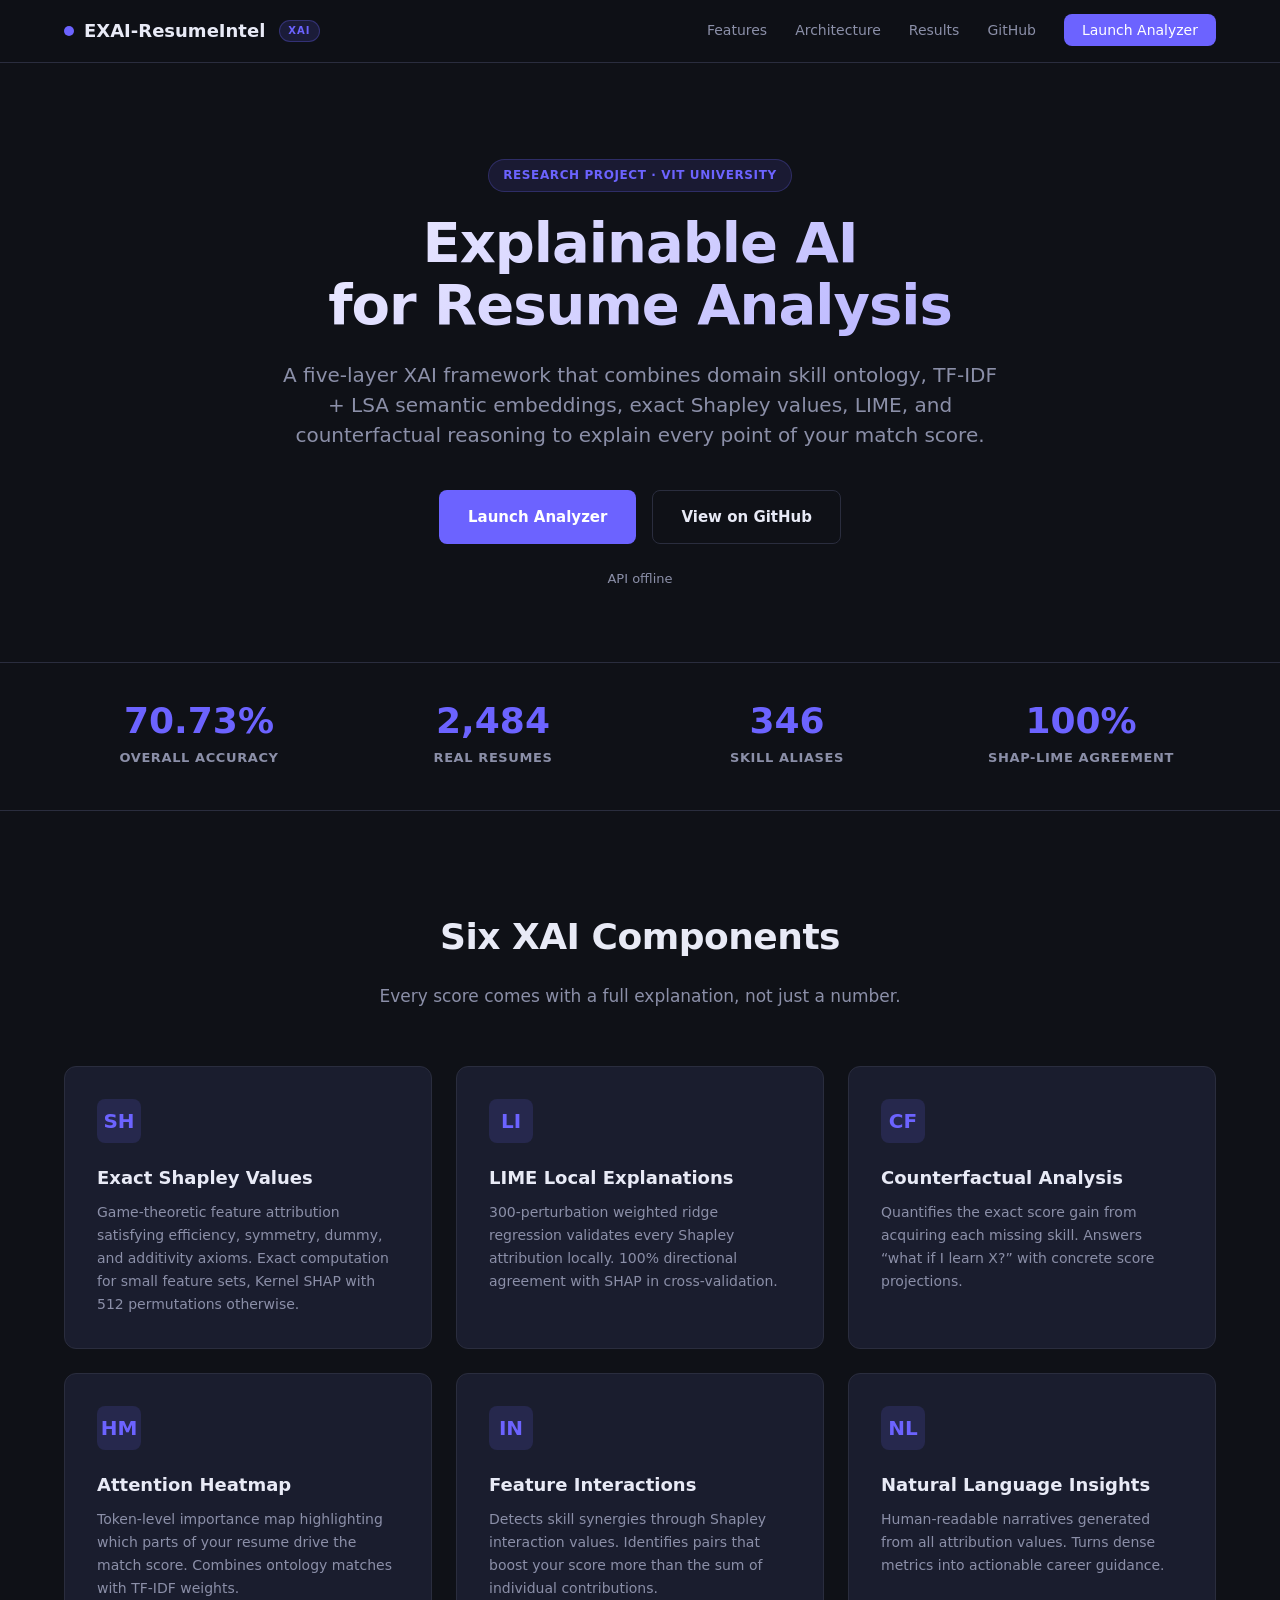
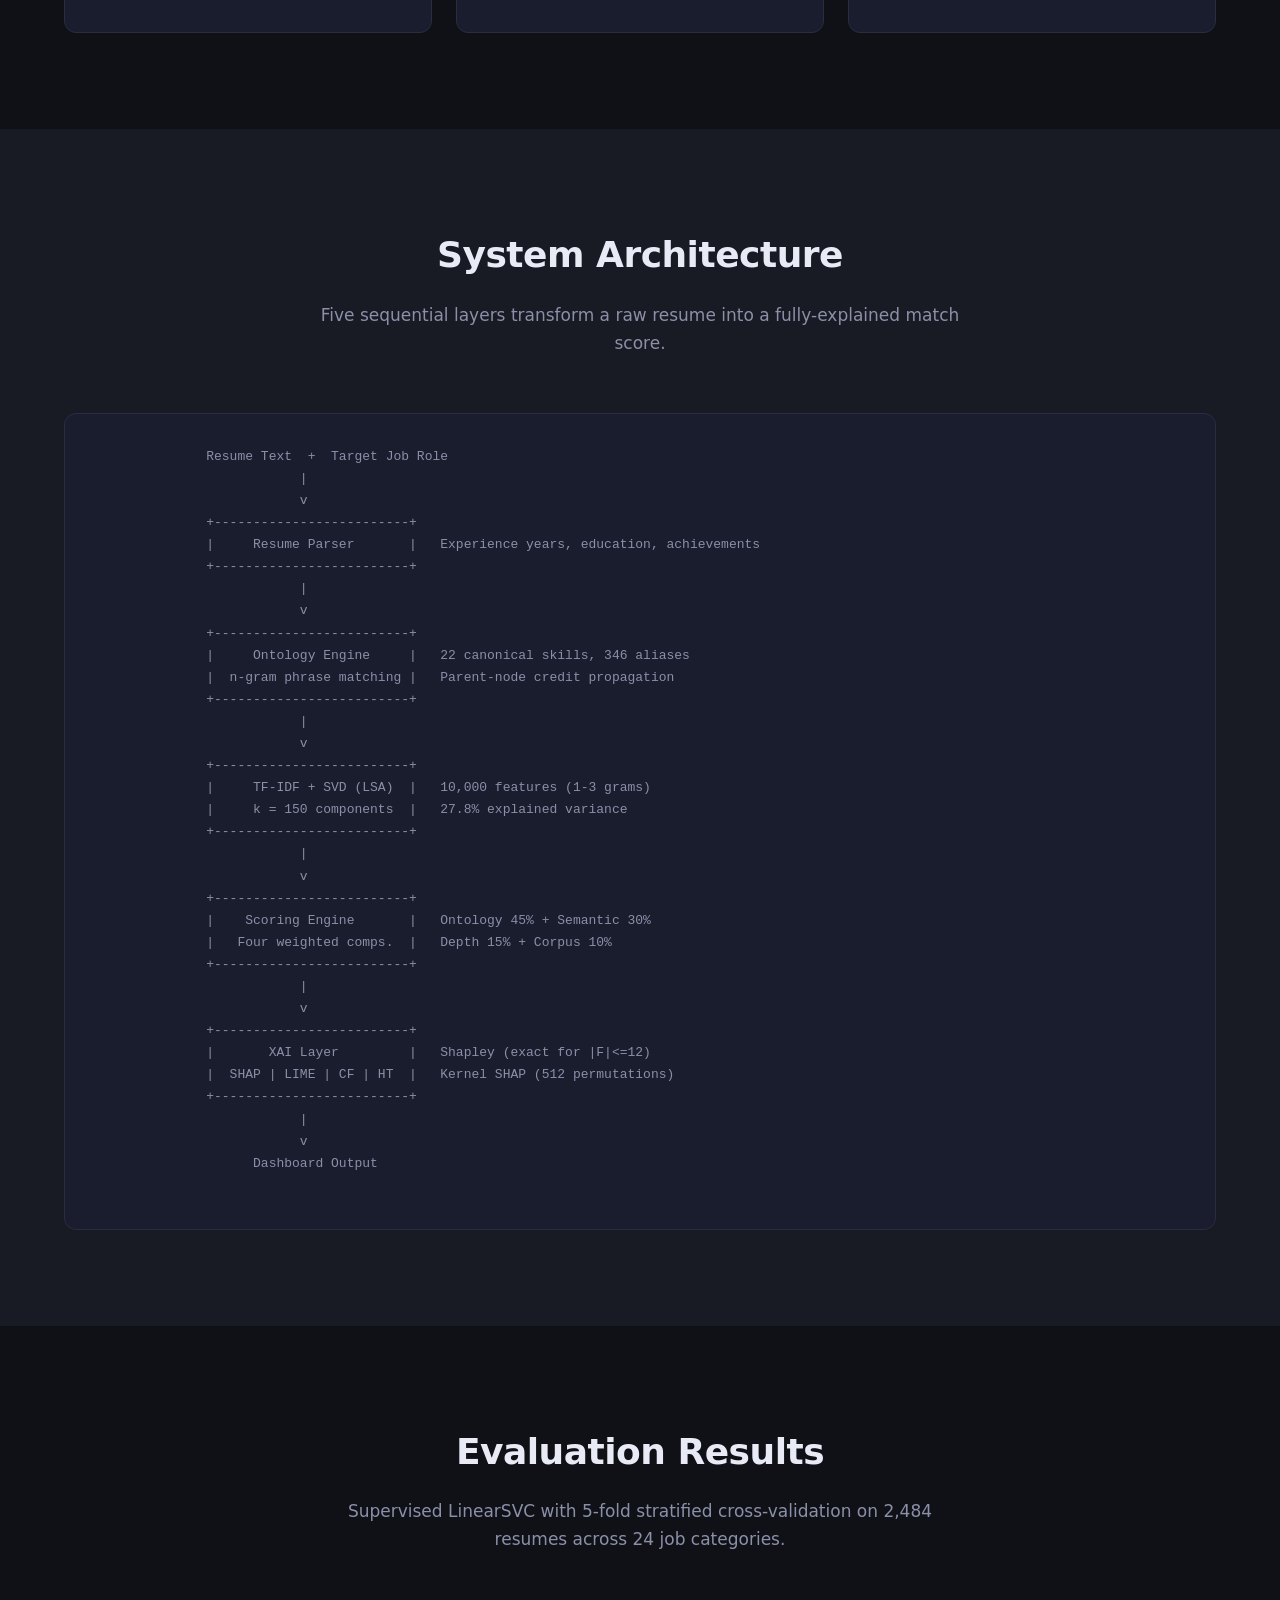
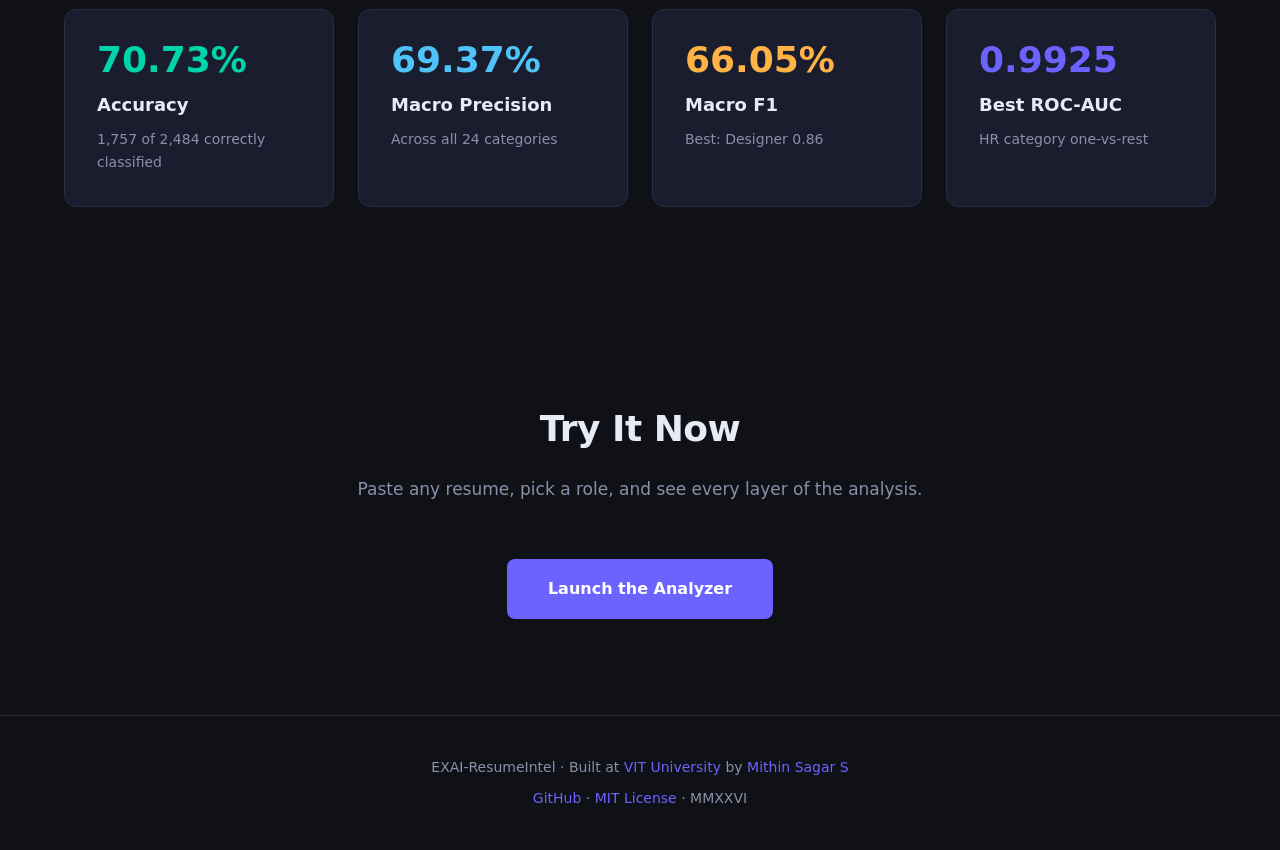
<file: ui/landing.html>
<!DOCTYPE html>
<html lang="en">
<head>
    <meta charset="UTF-8">
    <meta name="viewport" content="width=device-width, initial-scale=1.0">
    <meta name="description" content="EXAI-ResumeIntel: An Explainable AI Framework for Automated Resume Analysis using Shapley Values, LIME, and Domain Skill Ontology. Built at VIT University by Mithin Sagar S.">
    <meta name="author" content="Mithin Sagar S">
    <title>EXAI-ResumeIntel &mdash; Explainable AI Resume Analyzer</title>
    <link rel="icon" type="image/svg+xml" href="static/images/logo.svg">
    <link rel="stylesheet" href="static/css/style.css">
</head>
<body>

<!-- Navigation -->
<nav class="nav">
    <div class="container nav-inner">
        <a href="#top" class="brand">
            <span class="brand-dot"></span>
            EXAI-ResumeIntel
            <span class="brand-tag">XAI</span>
        </a>
        <ul class="nav-links">
            <li><a href="#features">Features</a></li>
            <li><a href="#architecture">Architecture</a></li>
            <li><a href="#results">Results</a></li>
            <li><a href="https://github.com/mithinsagar/EXAI-ResumeIntel" target="_blank" rel="noopener">GitHub</a></li>
            <li><a href="index.html" class="nav-cta">Launch Analyzer</a></li>
        </ul>
    </div>
</nav>

<!-- Hero -->
<section class="hero" id="top">
    <div class="container">
        <span class="hero-tag">Research Project &middot; VIT University</span>
        <h1 class="hero-title">Explainable AI<br>for Resume Analysis</h1>
        <p class="hero-subtitle">
            A five-layer XAI framework that combines domain skill ontology, TF-IDF + LSA semantic embeddings, exact Shapley values, LIME, and counterfactual reasoning to explain every point of your match score.
        </p>
        <div class="hero-buttons">
            <a href="index.html" class="btn btn-primary">Launch Analyzer</a>
            <a href="https://github.com/mithinsagar/EXAI-ResumeIntel" class="btn btn-secondary" target="_blank" rel="noopener">View on GitHub</a>
        </div>
        <p style="margin-top: 24px; font-size: 13px; color: var(--text-muted);">
            <span id="api-status">Checking API status...</span>
        </p>
    </div>
</section>

<!-- Stats -->
<section class="stats">
    <div class="container">
        <div class="stats-grid">
            <div>
                <span class="stat-value">70.73%</span>
                <span class="stat-label">Overall Accuracy</span>
            </div>
            <div>
                <span class="stat-value">2,484</span>
                <span class="stat-label">Real Resumes</span>
            </div>
            <div>
                <span class="stat-value">346</span>
                <span class="stat-label">Skill Aliases</span>
            </div>
            <div>
                <span class="stat-value">100%</span>
                <span class="stat-label">SHAP-LIME Agreement</span>
            </div>
        </div>
    </div>
</section>

<!-- Features -->
<section class="section" id="features">
    <div class="container">
        <h2 class="section-title">Six XAI Components</h2>
        <p class="section-subtitle">Every score comes with a full explanation, not just a number.</p>

        <div class="features">
            <div class="feature-card">
                <div class="feature-icon">SH</div>
                <h3 class="feature-title">Exact Shapley Values</h3>
                <p class="feature-desc">Game-theoretic feature attribution satisfying efficiency, symmetry, dummy, and additivity axioms. Exact computation for small feature sets, Kernel SHAP with 512 permutations otherwise.</p>
            </div>
            <div class="feature-card">
                <div class="feature-icon">LI</div>
                <h3 class="feature-title">LIME Local Explanations</h3>
                <p class="feature-desc">300-perturbation weighted ridge regression validates every Shapley attribution locally. 100% directional agreement with SHAP in cross-validation.</p>
            </div>
            <div class="feature-card">
                <div class="feature-icon">CF</div>
                <h3 class="feature-title">Counterfactual Analysis</h3>
                <p class="feature-desc">Quantifies the exact score gain from acquiring each missing skill. Answers &ldquo;what if I learn X?&rdquo; with concrete score projections.</p>
            </div>
            <div class="feature-card">
                <div class="feature-icon">HM</div>
                <h3 class="feature-title">Attention Heatmap</h3>
                <p class="feature-desc">Token-level importance map highlighting which parts of your resume drive the match score. Combines ontology matches with TF-IDF weights.</p>
            </div>
            <div class="feature-card">
                <div class="feature-icon">IN</div>
                <h3 class="feature-title">Feature Interactions</h3>
                <p class="feature-desc">Detects skill synergies through Shapley interaction values. Identifies pairs that boost your score more than the sum of individual contributions.</p>
            </div>
            <div class="feature-card">
                <div class="feature-icon">NL</div>
                <h3 class="feature-title">Natural Language Insights</h3>
                <p class="feature-desc">Human-readable narratives generated from all attribution values. Turns dense metrics into actionable career guidance.</p>
            </div>
        </div>
    </div>
</section>

<!-- Architecture -->
<section class="section" id="architecture" style="background: var(--bg-secondary);">
    <div class="container">
        <h2 class="section-title">System Architecture</h2>
        <p class="section-subtitle">Five sequential layers transform a raw resume into a fully-explained match score.</p>

        <div class="arch-diagram">              Resume Text  +  Target Job Role
                          |
                          v
              +-------------------------+
              |     Resume Parser       |   Experience years, education, achievements
              +-------------------------+
                          |
                          v
              +-------------------------+
              |     Ontology Engine     |   22 canonical skills, 346 aliases
              |  n-gram phrase matching |   Parent-node credit propagation
              +-------------------------+
                          |
                          v
              +-------------------------+
              |     TF-IDF + SVD (LSA)  |   10,000 features (1-3 grams)
              |     k = 150 components  |   27.8% explained variance
              +-------------------------+
                          |
                          v
              +-------------------------+
              |    Scoring Engine       |   Ontology 45% + Semantic 30%
              |   Four weighted comps.  |   Depth 15% + Corpus 10%
              +-------------------------+
                          |
                          v
              +-------------------------+
              |       XAI Layer         |   Shapley (exact for |F|<=12)
              |  SHAP | LIME | CF | HT  |   Kernel SHAP (512 permutations)
              +-------------------------+
                          |
                          v
                    Dashboard Output
        </div>
    </div>
</section>

<!-- Results -->
<section class="section" id="results">
    <div class="container">
        <h2 class="section-title">Evaluation Results</h2>
        <p class="section-subtitle">Supervised LinearSVC with 5-fold stratified cross-validation on 2,484 resumes across 24 job categories.</p>

        <div class="features" style="grid-template-columns: repeat(4, 1fr);">
            <div class="feature-card">
                <div class="stat-value" style="color: var(--success);">70.73%</div>
                <div class="feature-title" style="margin-top: 12px;">Accuracy</div>
                <div class="feature-desc">1,757 of 2,484 correctly classified</div>
            </div>
            <div class="feature-card">
                <div class="stat-value" style="color: var(--info);">69.37%</div>
                <div class="feature-title" style="margin-top: 12px;">Macro Precision</div>
                <div class="feature-desc">Across all 24 categories</div>
            </div>
            <div class="feature-card">
                <div class="stat-value" style="color: var(--warning);">66.05%</div>
                <div class="feature-title" style="margin-top: 12px;">Macro F1</div>
                <div class="feature-desc">Best: Designer 0.86</div>
            </div>
            <div class="feature-card">
                <div class="stat-value" style="color: var(--accent);">0.9925</div>
                <div class="feature-title" style="margin-top: 12px;">Best ROC-AUC</div>
                <div class="feature-desc">HR category one-vs-rest</div>
            </div>
        </div>
    </div>
</section>

<!-- CTA -->
<section class="section" style="text-align: center;">
    <div class="container">
        <h2 class="section-title">Try It Now</h2>
        <p class="section-subtitle">Paste any resume, pick a role, and see every layer of the analysis.</p>
        <a href="index.html" class="btn btn-primary" style="padding: 16px 40px; font-size: 16px;">Launch the Analyzer</a>
    </div>
</section>

<!-- Footer -->
<footer class="footer">
    <div class="container">
        <p>
            EXAI-ResumeIntel &middot; Built at
            <a href="https://vit.ac.in" target="_blank" rel="noopener">VIT University</a>
            by
            <a href="https://github.com/mithinsagar" target="_blank" rel="noopener">Mithin Sagar S</a>
        </p>
        <p style="margin-top: 8px;">
            <a href="https://github.com/mithinsagar/EXAI-ResumeIntel" target="_blank" rel="noopener">GitHub</a>
            &middot;
            <a href="https://github.com/mithinsagar/EXAI-ResumeIntel/blob/main/LICENSE" target="_blank" rel="noopener">MIT License</a>
            &middot; MMXXVI
        </p>
    </div>
</footer>

<script src="static/js/analyzer.js"></script>
</body>
</html>
</file>
<file: ui/static/css/style.css>
/*
 * EXAI-ResumeIntel: Landing page stylesheet
 * Author: Mithin Sagar S
 * GitHub: https://github.com/mithinsagar
 * Institution: Vellore Institute of Technology (VIT)
 */

:root {
    --bg-primary: #0f1117;
    --bg-secondary: #181b23;
    --bg-tertiary: #1e2130;
    --card-bg: #1a1d2e;
    --border: #2a2d3e;
    --text-primary: #e8eaf6;
    --text-muted: #8b8fa8;
    --accent: #6c63ff;
    --accent-secondary: #00d4aa;
    --danger: #ff4d6d;
    --warning: #ffb347;
    --success: #00d4aa;
    --info: #4fc3f7;
    --radius: 12px;
    --radius-sm: 8px;
    --max-width: 1200px;
}

* {
    box-sizing: border-box;
    margin: 0;
    padding: 0;
}

html {
    scroll-behavior: smooth;
}

body {
    background: var(--bg-primary);
    color: var(--text-primary);
    font-family: 'Inter', 'Segoe UI', system-ui, -apple-system, sans-serif;
    font-size: 15px;
    line-height: 1.65;
    -webkit-font-smoothing: antialiased;
    -moz-osx-font-smoothing: grayscale;
}

.container {
    max-width: var(--max-width);
    margin: 0 auto;
    padding: 0 24px;
}

/* --- Navigation --- */
.nav {
    position: sticky;
    top: 0;
    z-index: 100;
    background: rgba(15, 17, 23, 0.85);
    backdrop-filter: blur(12px);
    border-bottom: 1px solid var(--border);
    padding: 16px 0;
}

.nav-inner {
    display: flex;
    justify-content: space-between;
    align-items: center;
}

.brand {
    display: flex;
    align-items: center;
    gap: 10px;
    font-size: 18px;
    font-weight: 700;
    color: var(--text-primary);
    text-decoration: none;
}

.brand-dot {
    width: 10px;
    height: 10px;
    border-radius: 50%;
    background: var(--accent);
}

.brand-tag {
    font-size: 10px;
    background: rgba(108, 99, 255, 0.15);
    color: var(--accent);
    padding: 2px 8px;
    border-radius: 99px;
    border: 1px solid rgba(108, 99, 255, 0.3);
    font-weight: 700;
    letter-spacing: 1px;
    margin-left: 4px;
}

.nav-links {
    display: flex;
    gap: 28px;
    list-style: none;
    align-items: center;
}

.nav-links a {
    color: var(--text-muted);
    text-decoration: none;
    font-size: 14px;
    font-weight: 500;
    transition: color 0.15s;
}

.nav-links a:hover {
    color: var(--text-primary);
}

.nav-cta {
    background: var(--accent);
    color: #fff !important;
    padding: 8px 18px;
    border-radius: var(--radius-sm);
    font-weight: 600;
    transition: background 0.15s;
}

.nav-cta:hover {
    background: #5a52e0;
}

/* --- Hero --- */
.hero {
    padding: 96px 0 72px;
    text-align: center;
}

.hero-tag {
    display: inline-block;
    background: rgba(108, 99, 255, 0.12);
    color: var(--accent);
    padding: 6px 14px;
    border-radius: 99px;
    font-size: 12px;
    font-weight: 600;
    letter-spacing: 0.6px;
    text-transform: uppercase;
    margin-bottom: 20px;
    border: 1px solid rgba(108, 99, 255, 0.25);
}

.hero-title {
    font-size: 56px;
    font-weight: 800;
    line-height: 1.1;
    letter-spacing: -1px;
    margin-bottom: 24px;
    background: linear-gradient(135deg, #ffffff 0%, #a5a0ff 100%);
    -webkit-background-clip: text;
    -webkit-text-fill-color: transparent;
    background-clip: text;
}

.hero-subtitle {
    font-size: 20px;
    color: var(--text-muted);
    max-width: 720px;
    margin: 0 auto 40px;
    line-height: 1.5;
}

.hero-buttons {
    display: flex;
    gap: 16px;
    justify-content: center;
    flex-wrap: wrap;
}

.btn {
    display: inline-flex;
    align-items: center;
    gap: 8px;
    padding: 14px 28px;
    border-radius: var(--radius-sm);
    font-weight: 600;
    font-size: 15px;
    text-decoration: none;
    transition: all 0.15s;
    border: 1px solid transparent;
}

.btn-primary {
    background: var(--accent);
    color: #fff;
}

.btn-primary:hover {
    background: #5a52e0;
    transform: translateY(-1px);
}

.btn-secondary {
    background: transparent;
    color: var(--text-primary);
    border-color: var(--border);
}

.btn-secondary:hover {
    background: var(--bg-secondary);
    border-color: var(--accent);
}

/* --- Stats --- */
.stats {
    padding: 40px 0;
    border-top: 1px solid var(--border);
    border-bottom: 1px solid var(--border);
}

.stats-grid {
    display: grid;
    grid-template-columns: repeat(4, 1fr);
    gap: 24px;
    text-align: center;
}

.stat-value {
    font-size: 36px;
    font-weight: 800;
    color: var(--accent);
    display: block;
    line-height: 1;
    margin-bottom: 6px;
}

.stat-label {
    font-size: 13px;
    color: var(--text-muted);
    text-transform: uppercase;
    letter-spacing: 0.6px;
    font-weight: 600;
}

/* --- Section --- */
.section {
    padding: 96px 0;
}

.section-title {
    font-size: 36px;
    font-weight: 700;
    text-align: center;
    margin-bottom: 16px;
    letter-spacing: -0.5px;
}

.section-subtitle {
    font-size: 17px;
    color: var(--text-muted);
    text-align: center;
    max-width: 640px;
    margin: 0 auto 56px;
}

/* --- Features grid --- */
.features {
    display: grid;
    grid-template-columns: repeat(3, 1fr);
    gap: 24px;
}

.feature-card {
    background: var(--card-bg);
    border: 1px solid var(--border);
    border-radius: var(--radius);
    padding: 32px;
    transition: transform 0.2s, border-color 0.2s;
}

.feature-card:hover {
    transform: translateY(-4px);
    border-color: var(--accent);
}

.feature-icon {
    width: 44px;
    height: 44px;
    background: rgba(108, 99, 255, 0.15);
    color: var(--accent);
    border-radius: var(--radius-sm);
    display: flex;
    align-items: center;
    justify-content: center;
    font-weight: 700;
    font-size: 20px;
    margin-bottom: 20px;
}

.feature-title {
    font-size: 18px;
    font-weight: 600;
    margin-bottom: 8px;
}

.feature-desc {
    color: var(--text-muted);
    font-size: 14px;
    line-height: 1.65;
}

/* --- Architecture diagram --- */
.arch-diagram {
    background: var(--card-bg);
    border: 1px solid var(--border);
    border-radius: var(--radius);
    padding: 32px;
    font-family: 'JetBrains Mono', 'Fira Code', monospace;
    font-size: 13px;
    color: var(--text-muted);
    overflow-x: auto;
    white-space: pre;
    line-height: 1.7;
}

/* --- Footer --- */
.footer {
    padding: 40px 0;
    border-top: 1px solid var(--border);
    text-align: center;
    color: var(--text-muted);
    font-size: 14px;
}

.footer a {
    color: var(--accent);
    text-decoration: none;
}

.footer a:hover {
    text-decoration: underline;
}

/* --- Responsive --- */
@media (max-width: 900px) {
    .hero-title { font-size: 40px; }
    .hero-subtitle { font-size: 17px; }
    .stats-grid { grid-template-columns: repeat(2, 1fr); }
    .features { grid-template-columns: 1fr; }
    .nav-links { display: none; }
    .section { padding: 64px 0; }
    .section-title { font-size: 28px; }
}
</file>
